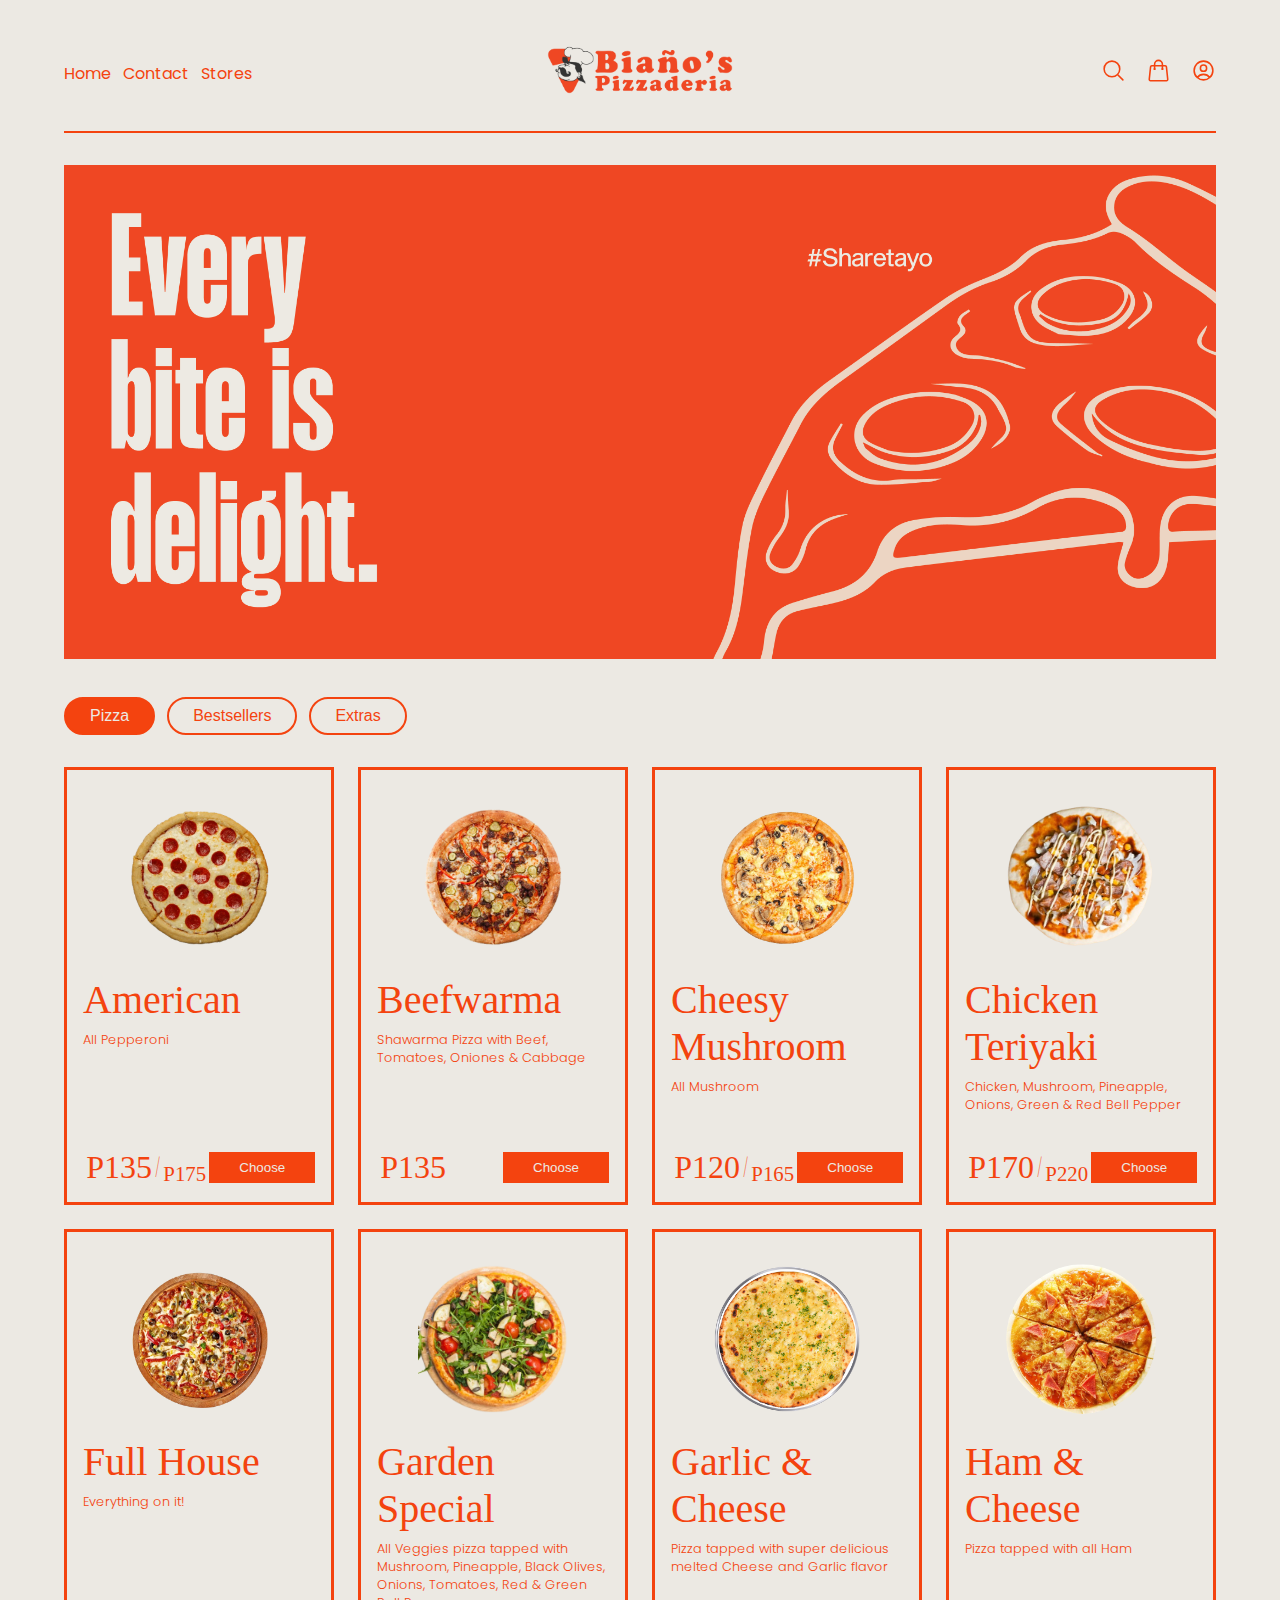
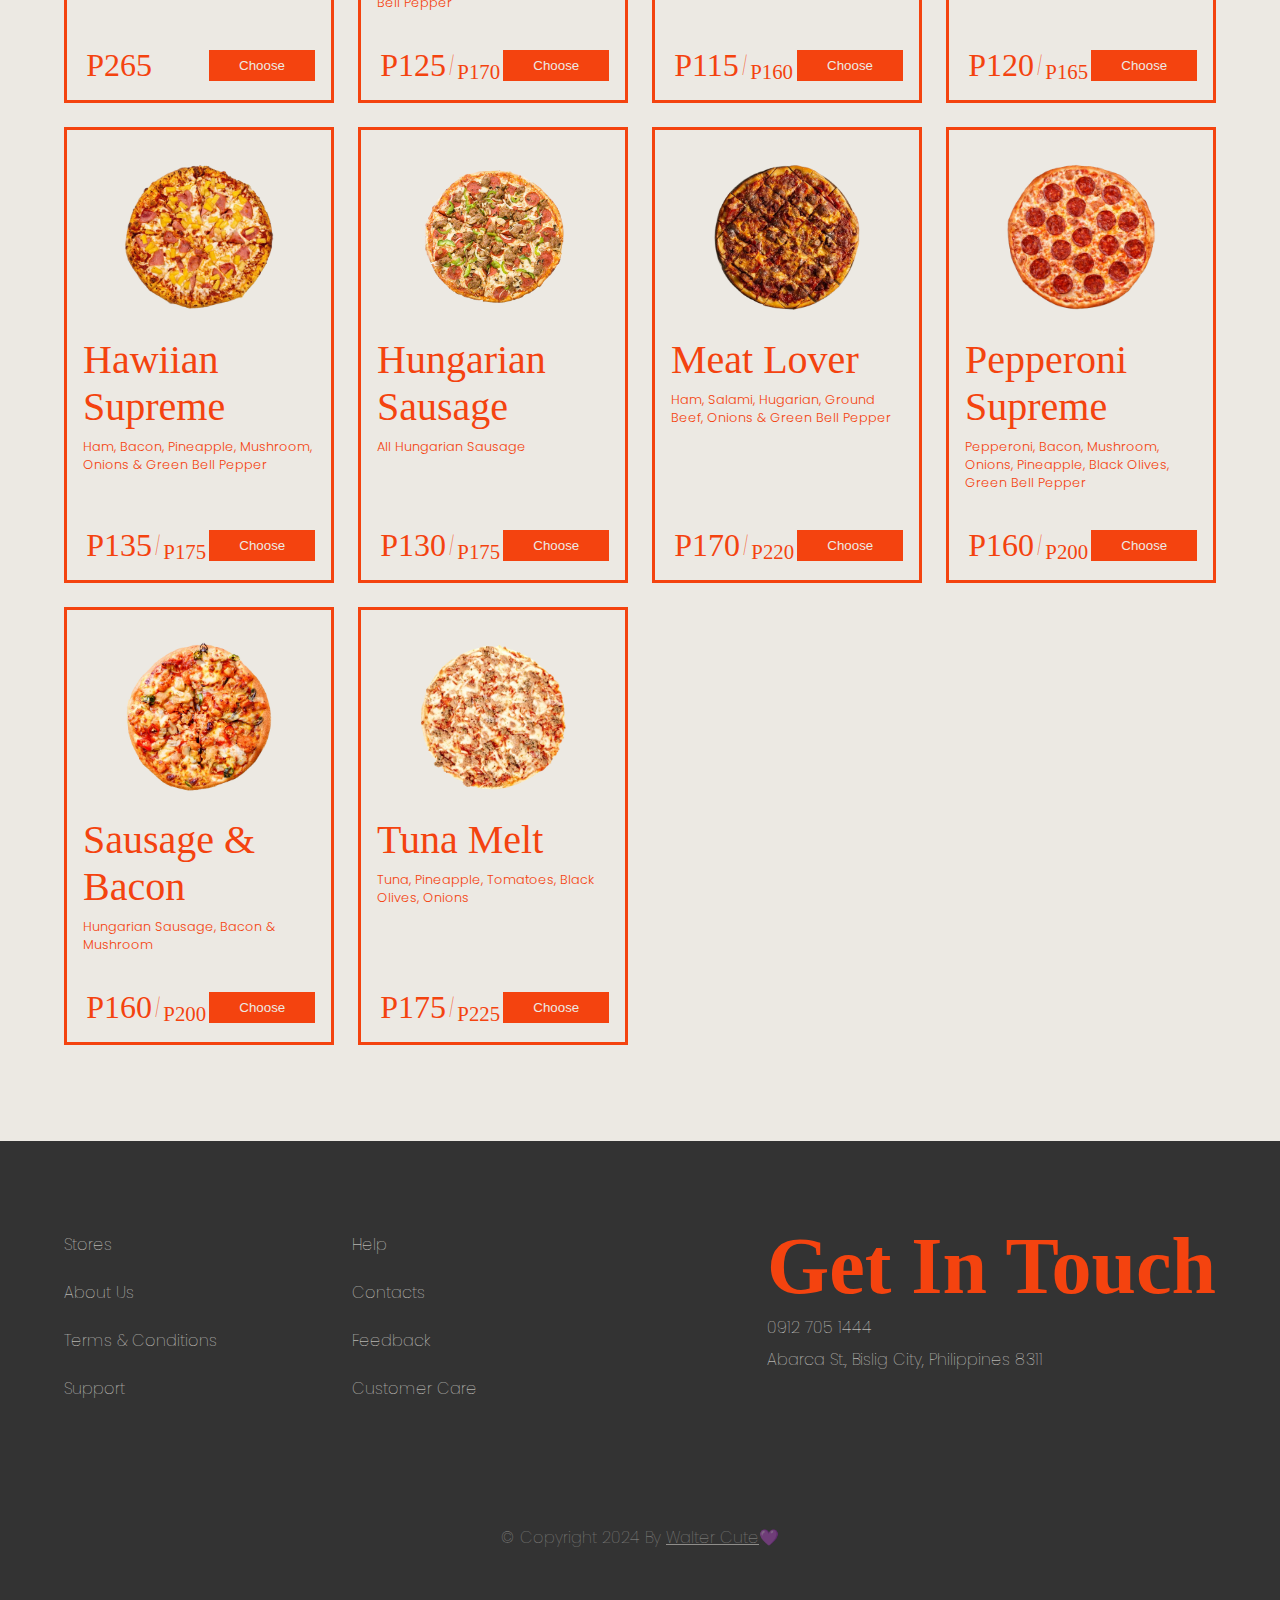
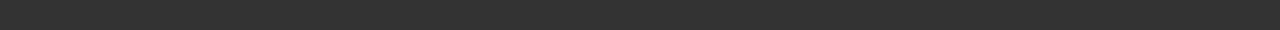
<file: index.html>
<!DOCTYPE html>
<html lang="en">
  <head>
    <meta charset="UTF-8" />
    <meta name="viewport" content="width=device-width, initial-scale=1.0" />
    <meta name="author" content="Uruta" />
    <meta name="description" content="Pizza Restaurant Website" />
    <link rel="stylesheet" href="styles.css" />
    <link rel="icon" href="./imgs/tab-icon.png"
          type="image/x-icon">
    <title>Biaño's</title>
  </head>
  <body>
    <div class="loader">
      <img src="./imgs/pizza-loading.png" alt="loader">   
    </div>
    <article class="contents">
      <header id="Home">
        <nav>
          <ul class="navlinks">
            <div class="exit-nav">
              <svg
                xmlns="http://www.w3.org/2000/svg"
                fill="none"
                viewBox="0 0 24 24"
                stroke-width="1.5"
                stroke="currentColor"
                class="w-6 h-6"
              >
                <path
                  stroke-linecap="round"
                  stroke-linejoin="round"
                  d="M6 18 18 6M6 6l12 12"
                />
              </svg>
            </div>
            <li><a href="#home">Home</a></li>
            <li><a href="#contact">Contact</a></li>
            <li><a href="./stores.html">Stores</a></li>
          </ul>
          <div class="logo">
            <a href="#"
              ><img src="./imgs/bianos_logo.png" alt="Bianos_Logo"
            /></a>
          </div>
          <ul class="navicons">
            <li>
              <svg
                xmlns="http://www.w3.org/2000/svg"
                fill="none"
                viewBox="0 0 24 24"
                stroke-width="1.5"
                stroke="currentColor"
                class="w-6 h-6"
              >
                <path
                  stroke-linecap="round"
                  stroke-linejoin="round"
                  d="m21 21-5.197-5.197m0 0A7.5 7.5 0 1 0 5.196 5.196a7.5 7.5 0 0 0 10.607 10.607Z"
                />
              </svg>
            </li>
            <li>
              <svg
                xmlns="http://www.w3.org/2000/svg"
                fill="none"
                viewBox="0 0 24 24"
                stroke-width="1.5"
                stroke="currentColor"
                class="w-6 h-6"
              >
                <path
                  stroke-linecap="round"
                  stroke-linejoin="round"
                  d="M15.75 10.5V6a3.75 3.75 0 1 0-7.5 0v4.5m11.356-1.993 1.263 12c.07.665-.45 1.243-1.119 1.243H4.25a1.125 1.125 0 0 1-1.12-1.243l1.264-12A1.125 1.125 0 0 1 5.513 7.5h12.974c.576 0 1.059.435 1.119 1.007ZM8.625 10.5a.375.375 0 1 1-.75 0 .375.375 0 0 1 .75 0Zm7.5 0a.375.375 0 1 1-.75 0 .375.375 0 0 1 .75 0Z"
                />
              </svg>
            </li>
            <li>
              <svg
                xmlns="http://www.w3.org/2000/svg"
                fill="none"
                viewBox="0 0 24 24"
                stroke-width="1.5"
                stroke="currentColor"
                class="w-6 h-6"
              >
                <path
                  stroke-linecap="round"
                  stroke-linejoin="round"
                  d="M17.982 18.725A7.488 7.488 0 0 0 12 15.75a7.488 7.488 0 0 0-5.982 2.975m11.963 0a9 9 0 1 0-11.963 0m11.963 0A8.966 8.966 0 0 1 12 21a8.966 8.966 0 0 1-5.982-2.275M15 9.75a3 3 0 1 1-6 0 3 3 0 0 1 6 0Z"
                />
              </svg>
            </li>
          </ul>
          <div class="burger">
            <div class="burger-line"></div>
            <div class="burger-line"></div>
            <div class="burger-line"></div>
          </div>
        </nav>
        <hr class="line" />
      </header>
      <main>
        <div class="ad-banner">
          <div class="banner-container">
            <div class="navbuttons">
              <div class="bannerCursor"></div>
              <div class="prev-btn"></div>
              <div class="next-btn"></div>
            </div>
            <img
              src="./imgs/banners/banners-01.jpg"
              class="slides"
              alt="ad-banner"
            />
            <img
              src="./imgs/banners/banners-03.jpg"
              class="slides"
              alt="ad-banner"
            />
            <img
              src="./imgs/banners/banners-02.jpg"
              class="slides"
              alt="ad-banner"
            />
            <img
              src="./imgs/banners/banners-04.jpg"
              class="slides"
              alt="ad-banner"
            />
          </div>
        </div>
        <div class="menu-container">
          <ul class="categories">
            <li>
              <button class="pizzas-cat active" data-category="pizza">
                Pizza
              </button>
            </li>
            <li>
              <button class="bestsellers-cat" data-category="bestseller">
                Bestsellers
              </button>
            </li>
            <li>
              <button class="extras-cat" data-category="extras">Extras</button>
            </li>
          </ul>

          <div class="menu">
          </div>
          <div class="modal-container">
            <div class="modal">
              <span>&times;</span>
              <div class="modalContent">
              </div>
            </div>
          </div>
        </div>
      </main>
    </article>
    <footer id="contact">
      <div class="footer-container">
        <ul class="footer-links foot1">
          <li><a href="#">Stores</a></li>
          <li><a href="#">About Us</a></li>
          <li><a href="#">Terms & Conditions</a></li>
          <li><a href="#">Support</a></li>
        </ul>
        <ul class="footer-links foot2">
          <li><a href="#">Help</a></li>
          <li><a href="#">Contacts</a></li>
          <li><a href="#">Feedback</a></li>
          <li><a href="#">Customer Care</a></li>
        </ul>
        <div class="contact">
          <h2>Get In Touch</h2>
          <p>0912 705 1444</p>
          <p>Abarca St., Bislig City, Philippines 8311</p>
        </div>
      </div>

      <div class="uruta-cursor"></div>
      <p class="copyright">
        &copy; Copyright 2024 By <span> Walter Cute</span>&#128156;
      </p>
    </footer>
    <script src="https://cdnjs.cloudflare.com/ajax/libs/gsap/3.12.4/gsap.min.js"></script>
    <script src="./script.js"></script>
  </body>
</html>
</file>
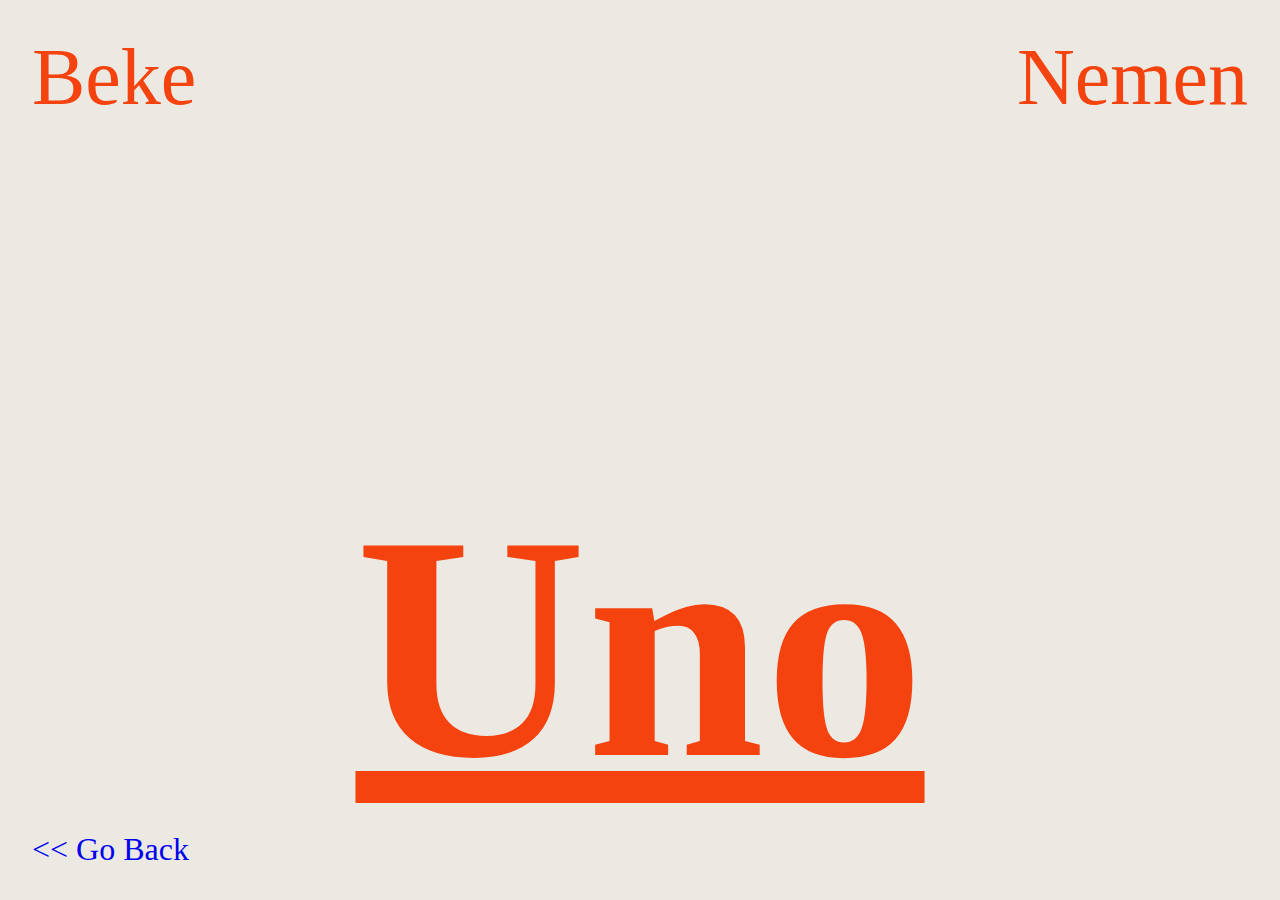
<file: contact.html>
<!DOCTYPE html>
<html lang="en">
<head>
    <meta charset="UTF-8">
    <meta name="viewport" content="width=device-width, initial-scale=1.0">
    <link rel="stylesheet" href="styles.css">
    <title>Contact</title>
</head>
<body>
    <div class="content-container">
        <p><span>Beke</span><span>Nemen</span></p>
        <h1>Uno</h1>
        <p><a href="./index.html#home"><span>&lt;&lt;</span>Go Back</a></p>
    </div>
</body>
</html>
</file>
<file: styles.css>
/* Imports */
@import url(https://db.onlinewebfonts.com/c/7957c2c3f4328bc7d8ebe2b6117a0838?family=Mango+Grotesque+Light+Ita);
@import url(https://db.onlinewebfonts.com/c/21a15c1e713f0e2c223026848f7df74a?family=Mango+Grotesque+SemBd+Ita);
@import url("https://fonts.googleapis.com/css2?family=Poppins:wght@200;300;400;500;600&display=swap");

/* Customs */
:root {
  --white: #ece9e3;
  --red: #f4430f;
  --blue: #87b2c4;
  --black: #333333;
  --font-1: "Mango Grotesque SemBd Ita";
  --font-2: "Poppins";
}

::-webkit-scrollbar {
  width: 10px;
}

::-webkit-scrollbar-track {
  background-color: var(--red);
}

::-webkit-scrollbar-thumb {
  background-color: var(--black);
}

* {
  padding: 0;
  margin: 0;
  box-sizing: border-box;
}

html {
  scroll-behavior: smooth;
}

body {
  background-color: var(--white);
  font-family:var(--font-2);
  font-weight: 400;
  color: var(--red);
}

.loader {
  position: fixed;
  left: 0;
  top: 0;
  width: 100vw; 
  height: 100vh;
  background-color: var(--white);
  display: flex; 
  justify-content: center;
  align-items: center;
  z-index: 2000;
  transition: opacity 300ms, visibility 300ms;
}

.loader-hidden {
  opacity: 0;
  visibility: hidden;
}

.loader img {
  width: 50px; 
  height: 50px; 
  animation: load 1s ease-in-out infinite; 
}

@keyframes load {
  from {transform: rotate(0deg);}
  to {transform: rotate(360deg);}
}

.contents {
  padding: 2rem 4rem;
  position: relative;
}

nav {
  display: flex;
  justify-content: space-between;
  align-items: center;
}

.burger {
  display: none;
}

.exit-nav {
  display: none;
}

.navlinks li {
  display: inline-block;
  margin-right: 0.5rem;
}

.navlinks li a {
  text-decoration: none;
  color: var(--red);
  font-weight: 400;
  transition: 0.2s ease-in-out;
  cursor: pointer;
}

.navlinks li a:hover {
  font-style: italic;
  color: var(--blue);
}

.logo {
  margin-right: 4rem;
}

.logo img {
  width: 200px;
}

.navicons {
  list-style-type: none;
}

.navicons li {
  width: 25px;
  display: inline-block;
  margin-left: 1rem;
}

.navicons li svg {
  transition: 0.2s ease-in-out;
  cursor: pointer;
}

.navicons li svg:hover {
  color: var(--blue);
}

.line {
  margin-top: 1rem;
  border: 1px solid var(--red);
}

/* Stores Section */
.content-container {
  display: grid;
  grid-template-rows: repeat(2, 1fr);
  font-family: var(--font-1);
  padding: 2rem;
  width: 100vw;
  height: 100vh;
}

.content-container p {
  display: flex;
  justify-content: space-between;
  font-size: 5rem;
}

.content-container h1 {
  margin-top: auto;
  font-size: 20rem;
  justify-self: center;
  text-decoration: underline;
}

.content-container p a span {
  margin-right: 0.5rem;
}

.content-container p a {
  margin-top: auto;
  font-size: 2rem;
  text-decoration: none;
}

.banner-container {
  width: 100%;
  /* border: 1px solid red;  */
  position: relative;
  overflow: hidden;
  height: 500px;
  margin-top: 2rem;
}

.navbuttons {
  width: 100%;
  height: 90%;
  /* border: 1px solid blue;  */
  display: grid;
  grid-template-columns: repeat(2, 1fr);
  position: absolute;
  cursor: none;
}

.bannerCursor {
  position: fixed;
  top: 0;
  left: 0;
  width: 100px;
  height: 100px;
  border-radius: 50%;
  /* border: 2px solid var(--black); */
  /* background-color: var(--white); */
  z-index: 999;
  pointer-events: none;
  background-size: cover;
  background-position: center;
}

.slides {
  max-width: 100%;
  position: absolute;
  top: 0;
  left: 0;
  transition: 1000ms ease-in-out;
  pointer-events: none;
}

/* Menu */

/* Categories */
.categories {
  margin: 2rem 0;
}

.categories li {
  display: inline-block;
}

.categories button {
  border: 2px solid var(--red);
  padding: 0.5rem 1.5rem;
  margin-right: 0.5rem;
  background-color: transparent;
  border-radius: 20px;
  color: var(--red);
  font-size: 1rem;
  cursor: pointer;
  transition: 200ms ease-in-out;
}

.categories .active,
.categories button:hover {
  background-color: var(--red);
  color: var(--white);
}

.menu {
  /* border: 1px solid blue;  */
  display: grid;
  grid-template-columns: repeat(4, 1fr);
  gap: 1.5rem;
  cursor: pointer;
}

.menuItem {
  border: 3px solid var(--red);
  padding: 1rem;
  position: relative;
  /* height: 26rem;  */
}

.menu-img-container {
  display: grid;
  place-content: center;
  padding: 1rem 0;
  /* border: 1px solid violet;  */
}

.menu-img-container img {
  width: 150px;
  height: 150px;
  object-fit: contain;
  transition: 1s ease;
}

.menu-img-container img:hover {
  transform: rotate(360deg);
}

.menu-text-container {
  margin-top: 0.5rem;
}

.menu-text-container .title {
  font-family: var(--font-1);
  font-size: 2.5rem;
  font-weight: 400;
}

.menu-text-container .description {
  font-weight: 300;
  font-size: 0.8rem;
  padding: 0.5rem 0;
  margin-bottom: 4rem;
}

.menu-text-container .price-container {
  position: absolute;
  bottom: 0;
  right: 0;
  display: flex;
  justify-content: space-between;
  align-items: center;
  width: 100%;
  padding: 1rem;
}

.price-container .price {
  display: flex;
}

.price-container .price p {
  font-family: var(--font-1);
  font-size: 2rem;
  margin: 0 0.2rem;
  font-weight: lighter;
}

.price-container .price span {
  font-size: 1.5rem;
  font-style: italic;
}

.price-container .price .large {
  /* font-weight: lighter; */
  font-size: 1.3rem;
  margin-top: auto;
}

.price-container .price span {
  font-weight: lighter;
}

.price-container button {
  background-color: var(--red);
  border: none;
  padding: 8px 30px;
  color: var(--white);
  cursor: pointer;
  transition: 200ms ease-in-out;
}

.price-container button:hover {
  background-color: var(--blue);
  transform: scale(0.9);
}

/* Modal */

.modal-container {
  display: none;
  place-content: center;
  position: fixed;
  top: 0; 
  left: 0; 
  background-color: rgba(0, 0, 0, 0.3);
  height: 100%;
  width: 100%;
  z-index: 5000;
  pointer-events: auto;
}

.modal {
  background-color: var(--white);  
  width: 700px;
  max-width: 100%;  
  position: relative;
}

.modalContent {
  display: grid;
  grid-template-columns: 2fr 1.3fr;
  padding: 3rem 1rem; 
  /* border: 1px solid blue;  */ 
}

.modal-container .modal span {
  cursor: pointer;
  font-size: 2.3rem;
  position: absolute;
  right: 1rem; 
  font-weight: lighter;
}

.modalContent .menuItemImgContainer {
  display: grid;
  place-content: center;
  width: 100%; 
  height: 100%; 
}

.modalContent .menuItemImgContainer img {
  width: 300px; 
  max-width: 100%; 
}  

/* .modalContent .menuItemTextContainer {
  padding: 0 0.6rem; 
} */

.modalContent .menuItemTextContainer h2 {
  font-size: 3rem;
  font-family: var(--font-1);
}

.modalContent .menuItemTextContainer p {
  font-size: 0.9rem;
  font-weight: 300;
}

.modalContent .menuItemTextContainer form {
  /* border: 1px solid blue;  */
  margin-top: 1rem;
}

.menuItemTextContainer form label {
  font-size: 0.9rem;
  font-weight: 500;
  margin-right: 1rem;
  display: block;
  margin: 0.5rem 0;
}

.menuItemTextContainer form select {
  background-color: transparent;
  width: 8rem;  
  padding: 5px; 
  outline: none;
  border: 1px solid var(--red); 
}

.menuItemTextContainer form select > option {
  background-color: var(--black);
  color: var(--white);
}

.menuItemTextContainer form button {
  padding: 0.8rem 1.5rem; 
  background-color: var(--red); 
  border: none; 
  color: var(--white);
  margin-top: 2rem; 
  transition: 200ms ease-in-out;
}

.menuItemTextContainer form button:hover {
  background-color: var(--blue);
  transform: scale(0.9);
}



/* Footer */
footer {
  background-color: var(--black);
  margin-top: 4rem;
  width: 100%;
  padding: 5rem 4rem;
  font-weight: lighter;
  position: relative;
  overflow: hidden;
}

.footer-container {
  display: grid;
  grid-template-columns: 1fr 1fr 2fr;
}

.footer-container .footer-links {
  list-style: none;
}

.footer-links li {
  line-height: 3rem;
}

.footer-links li a {
  text-decoration: none;
  color: var(--white);
  transition: 200ms ease-in-out;
}

.footer-links li a:hover {
  font-style: italic;
  color: var(--blue);
  font-weight: 400;
}

.footer-container .contact {
  justify-self: end;
  cursor: pointer;
}

.contact h2 {
  font-family: var(--font-1);
  font-size: 5rem;
}

.contact p {
  color: var(--white);
  line-height: 2rem;
}

.uruta-cursor {
  width: 200px;
  height: 280px;
  position: absolute;
  top: 10%;
  left: 10%;
  background-image: url("./imgs/uruta.jpg");
  background-size: cover;
  background-position: bottom;
}

.copyright {
  text-align: center;
  margin-top: 7rem;
  color: var(--white);
  opacity: 0.5;
  cursor: pointer;
}

.copyright span {
  text-decoration: underline;
  transition: 300ms ease-in-out;
}

.copyright span:hover {
  font-size: 1.3rem;
  color: var(--red);
  font-weight: 600;
  opacity: 1;
}

/* ==========================================================
   ==========================================================
   ========================================================== 
                        Mobile Viewport
   ==========================================================
   ==========================================================
   ========================================================== */

@media (max-width: 480px) {

  .loader img {
    width: 30px; 
    height: 30px; 
    animation: load 1s ease-in-out infinite; 
  }
  
  .contents {
    padding: 0.5rem;
  }

  /* Stores Section */
  .content-container {
    display: grid;
    grid-template-rows: repeat(2, 1fr);
    font-family: var(--font-1);
    padding: 2rem;
    width: 100vw;
    height: 100vh;
  }

  .content-container p {
    display: flex;
    justify-content: space-between;
    font-size: 3rem;
  }

  .content-container h1 {
    margin-top: auto;
    font-size: 10rem;
    justify-self: center;
    text-decoration: underline;
    margin-bottom: auto;
  }

  .content-container p a span {
    margin-right: 0.5rem;
  }

  .content-container p a {
    margin-top: auto;
    font-size: 1.5rem;
    text-decoration: none;
  }

  .burger {
    display: block;
    cursor: pointer;
  }

  .burger .burger-line {
    width: 25px;
    height: 2px;
    background-color: var(--red);
    margin-bottom: 5px;
    margin-left: 1rem;
  }

  nav {
    display: flex;
    justify-content: space-between;
    align-items: center;
  }

  .logo {
    margin-right: auto;
  }

  .logo img {
    width: 100px;
  }

  .navlinks {
    opacity: 1;
    position: fixed;
    top: 0;
    right: -100%;
    width: 100%;
    height: 100vh;
    z-index: 1000;
    background-color: var(--black);
    display: flex;
    justify-content: center;
    flex-direction: column;
    align-items: center;
    cursor: pointer;
    transition: all 300ms ease-in-out;
  }

  .navlinks .exit-nav {
    width: 50px;
    height: 50px;
    display: block;
    position: absolute;
    top: 1rem;
    left: 1rem;
    pointer-events: all;
  }

  .navlinks .exit-nav svg {
    color: var(--red);
  }

  .navlinks li {
    margin: 2rem;
    font-family: var(--font-1);
    font-size: 4rem;
  }

  .navlinks li a {
    transition: 300ms ease-in-out;
  }

  .navlinks li a:hover {
    text-decoration: underline;
  }

  .banner-container {
    width: 100%;
    /* border: 1px solid red;  */
    position: relative;
    overflow: hidden;
    height: 200px;
    margin-top: 2rem;
  }

  .navbuttons {
    width: 100%;
    height: 90%;
    display: grid;
    grid-template-columns: repeat(2, 1fr);
    position: absolute;
    cursor: none;
    /* border: 1px solid blue;  */
  }

  .bannerCursor {
    position: fixed;
    top: 0;
    left: 0;
    width: 50px;
    height: 50px;
    border-radius: 50%;
    /* border: 2px solid var(--black); */
    /* background-color: var(--white); */
    z-index: 999;
    pointer-events: none;
    background-size: cover;
    background-position: center;
  }

  /* Categories */
  .categories button {
    font-size: 0.8rem;
    padding: 0.2rem 0.8rem;
    margin-right: 0.2rem;
  }

  /* Menu */
  .menu {
    grid-template-columns: repeat(2, 1fr);
    gap: 1rem;
  }

  .menuItem {
    border: 3px solid var(--red);
    padding: 1rem;
    position: relative;
    /* height: 26rem;  */
  }

  .menu-img-container {
    display: grid;
    place-content: center;
    padding: 0.5rem 0;
    /* border: 1px solid violet;  */
  }

  .menu-img-container img {
    width: 100px;
    height: 100px;
    object-fit: contain;
  }

  .menu-text-container {
    margin-top: 0.5rem;
  }

  .menu-text-container .title {
    font-family: var(--font-1);
    font-size: 1.9rem;
    font-weight: 400;
  }

  .menu-text-container .description {
    font-weight: 300;
    font-size: 0.7rem;
    padding: 0.5rem 0;
    margin-bottom: 4rem;
  }

  .menu-text-container .price-container {
    position: absolute;
    bottom: 0;
    right: 0;
    display: flex;
    justify-content: space-between;
    align-items: center;
    width: 100%;
    padding: 0.5rem;
  }

  .price-container .price {
    display: flex;
  }

  .price-container .price p {
    font-family: var(--font-1);
    font-size: 1.9rem;
    margin: 0 0.2rem;
    font-weight: lighter;
  }

  .price-container .price span {
    font-size: 1.3rem;
    font-style: italic;
  }

  .price-container .price .large {
    /* font-weight: lighter; */
    font-size: 1.1rem;
    margin-top: auto;
  }

  .price-container .price span {
    font-weight: lighter;
  }

  .price-container button {
    background-color: var(--red);
    border: none;
    padding: 6px 15px;
    color: var(--white);
    cursor: pointer;
    transition: 200ms ease-in-out;
  }

  .price-container button:hover {
    background-color: var(--blue);
    transform: scale(0.9);
  }

  /* Modal */

.modal-container {
  display: none;
  place-content: center;
  position: fixed;
  top: 0; 
  left: 0; 
  background-color: rgba(0, 0, 0, 0.3);
  height: 100%;
  width: 100%;
  z-index: 5000;
  pointer-events: auto;
}

.modal {
  background-color: var(--white);  
  width: 300px;
  max-width: 100%;  
  position: relative;
}

.modalContent {
  display: flex;
  flex-wrap: wrap;
  padding: 3rem 1rem; 
 
}

.modal-container .modal span {
  cursor: pointer;
  font-size: 2.3rem;
  position: absolute;
  right: 1rem; 
  font-weight: lighter;
}

.modalContent .menuItemImgContainer {
  display: grid;
  place-content: center;
  width: 100%; 
  height: 100%; 
}

.modalContent .menuItemImgContainer img {
  width: 170px; 
  max-width: 100%; 
}  

.modalContent .menuItemTextContainer {
  padding: 0 0.6rem;
  margin-top: 1rem; 
}

.modalContent .menuItemTextContainer h2 {
  font-size: 1.9rem;
  font-family: var(--font-1);
}

.modalContent .menuItemTextContainer p {
  font-size: 0.7rem;
  font-weight: 300;
}

.modalContent .menuItemTextContainer form {
  /* border: 1px solid blue;  */
  margin-top: 0.5rem;
}

.menuItemTextContainer form label {
  font-size: 0.7rem;
  font-weight: 500;
}

.menuItemTextContainer form button {
  padding: 0.5rem 1rem; 
  background-color: var(--red); 
  border: none; 
  color: var(--white);
  margin-top: 2rem; 
}

  /* Footer */
  footer {
    background-color: var(--black);
    margin-top: 4rem;
    width: 100%;
    padding: 2rem 1rem;
    font-weight: lighter;
    position: relative;
    overflow: hidden;
  }

  .footer-container {
    display: flex;
    flex-wrap: wrap;
  }

  .footer-container .footer-links {
    list-style: none;
    width: 50%;
  }

  .footer-links li {
    line-height: 2rem;
  }

  .footer-links li a {
    text-decoration: none;
    color: var(--white);
    transition: 200ms ease-in-out;
  }

  .footer-links li a:hover {
    font-style: italic;
    color: var(--blue);
    font-weight: 400;
  }

  .footer-container .contact {
    margin-top: 3rem;
    cursor: pointer;
  }

  .contact h2 {
    font-family: var(--font-1);
    font-size: 3rem;
  }

  .contact p {
    color: var(--white);
    line-height: 2rem;
  }

  .uruta-cursor {
    width: 200px;
    height: 280px;
    position: absolute;
    top: 10%;
    left: 10%;
    background-image: url("./imgs/uruta.jpg");
    background-size: cover;
    background-position: bottom;
  }

  .copyright {
    text-align: center;
    margin-top: 7rem;
    color: var(--white);
    opacity: 0.5;
    cursor: pointer;
  }

  .copyright span {
    text-decoration: underline;
    transition: 300ms ease-in-out;
  }

  .copyright span:hover {
    font-size: 1.3rem;
    color: var(--red);
    font-weight: 600;
    opacity: 1;
  }
}
</file>
